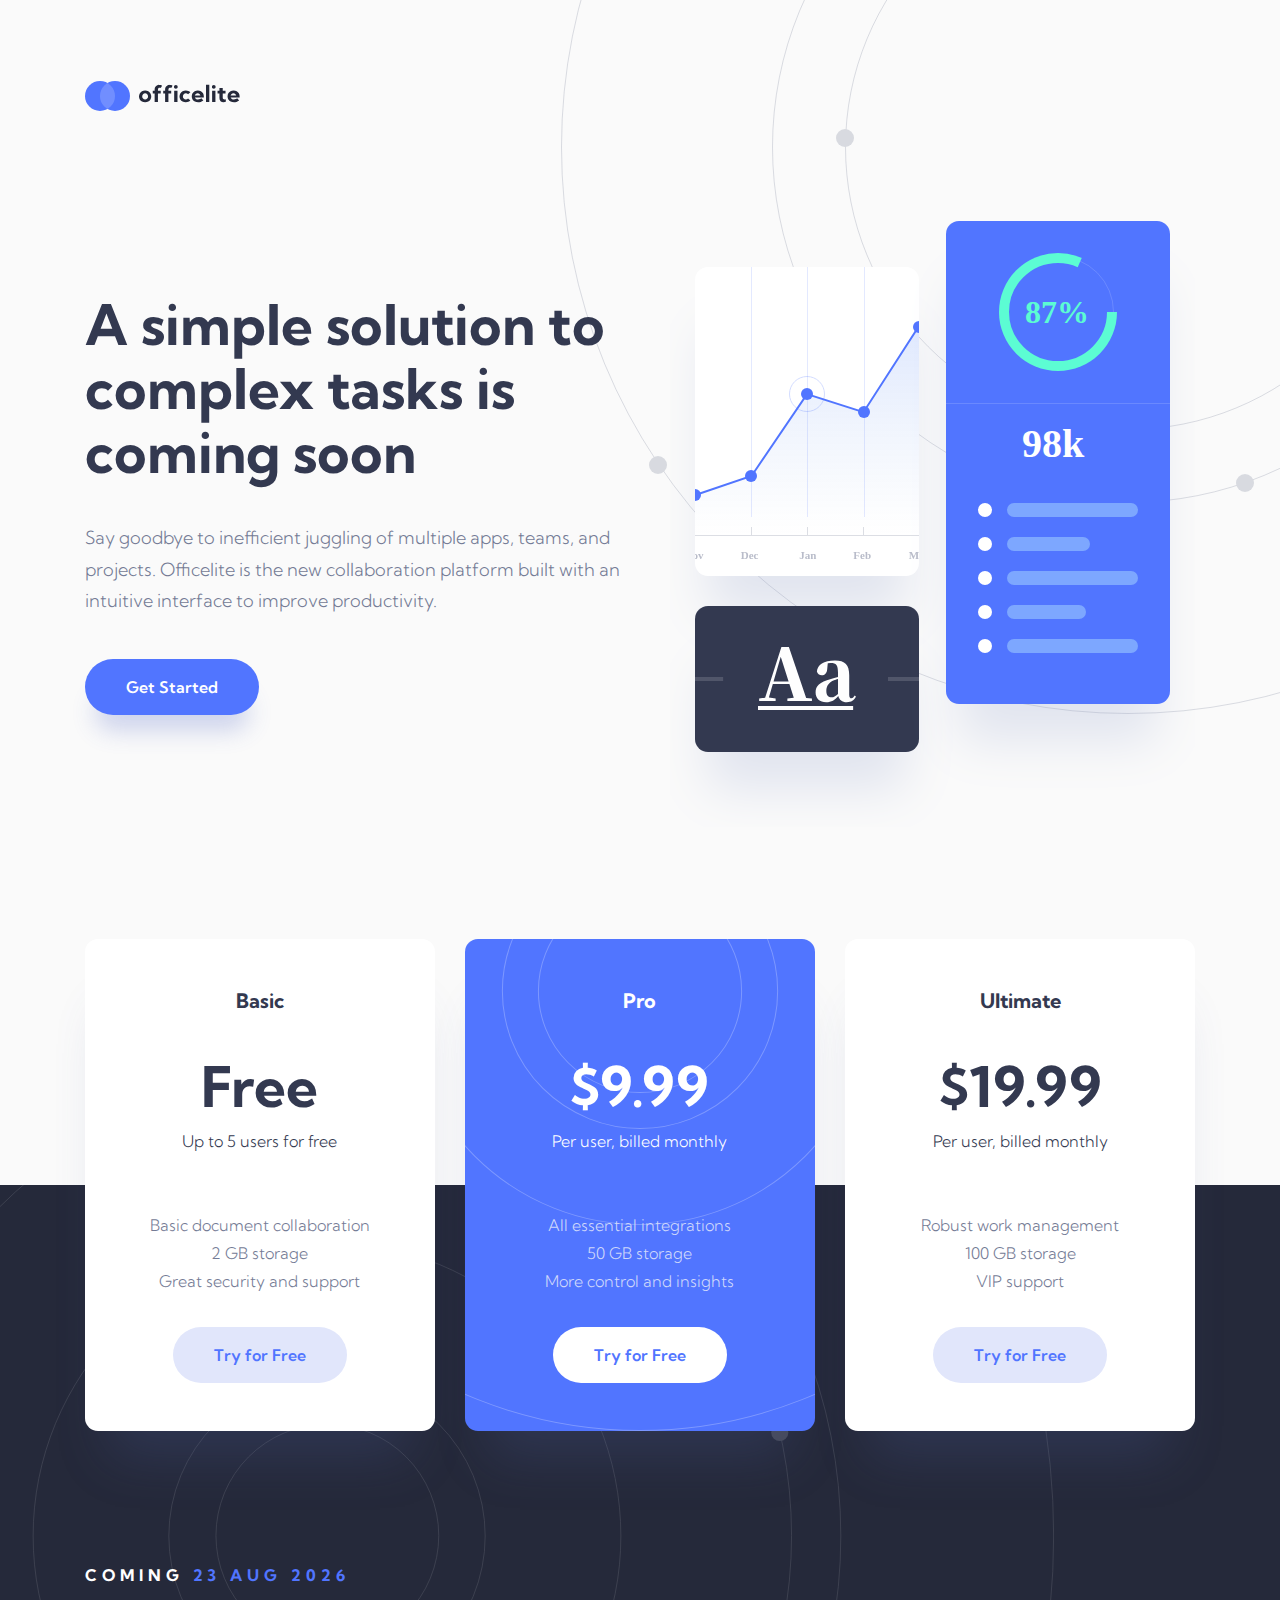
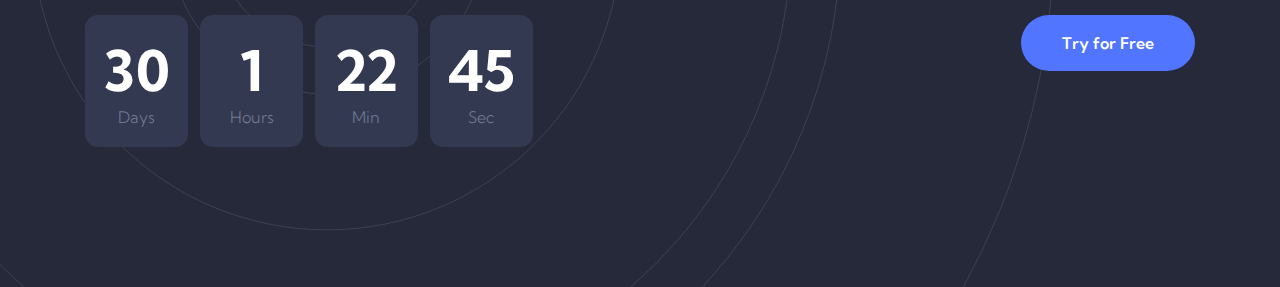
<file: index.html>
<!DOCTYPE html>
<html lang="en">
  <head>
    <meta charset="UTF-8" />
    <meta name="viewport" content="width=device-width, initial-scale=1.0" />
    
    <link
      rel="icon"
      type="image/png"
      sizes="32x32"
      href="./assets/favicon-32x32.png"
    />
    <link rel="preconnect" href="https://fonts.gstatic.com" />
    <link
      href="https://fonts.googleapis.com/css2?family=Kumbh+Sans:wght@300;400;700&display=swap"
      rel="stylesheet"
    />

    <link rel="stylesheet" href="./css/style.css" />

    <title>Frontend Mentor | Officelite coming soon site</title>
  </head>
  <body>
    <div class="content">
      <div class="header container">
        <a href="#" class="header__link">
          <span class="sr-text">Homepage</span>
          <img
            src="./assets/shared/logo.svg"
            alt="Officelite logo"
            class="header__logo"
          />
        </a>
      </div>
      <main class="container">
        <div class="hero">
          <div class="hero__text">
            <h1 class="hero__headline">
              A simple solution to complex tasks is coming soon
            </h1>
            <p class="hero__paragraph font--bigger">
              Say goodbye to inefficient juggling of multiple apps, teams, and
              projects. Officelite is the new collaboration platform built with
              an intuitive interface to improve productivity.
            </p>
            <a href="./sign-up.html" class="button button--dark-blue button--shadow">
              Get Started
            </a>
          </div>
          <div class="hero__image">
            <img
              src="./assets/home/illustration-charts.svg"
              alt="charts illustration"
            />
          </div>
        </div>
      </div>

        <div class="bg-footer">
          <div class="container">
          <div class="price-table">
            <div class="price-table__column price-table--white">
              <h2 class="version">Basic</h2>
              <div class="price-table--flex">
                <div class="price-table__inner-col">
                  <span class="price">Free</span>
                  <span class="users">Up to 5 users for free</span>
                </div>
                <div class="price-table__inner-col">
                  <span class="info">
                    Basic document collaboration <br />
                    2 GB storage <br />
                    Great security and support
                  </span>
                </div>
              </div>
  
              <a href="./sign-up.html" class="button button--light-blue">Try for Free</a>
            </div>
  
            <div class="price-table__column price-table--blue">
              <h2 class="version">Pro</h2>
              <div class="price-table--flex">
                <div class="price-table__inner-col">
                  <span class="price">$9.99</span>
                  <span class="users">Per user, billed monthly</span>
                </div>
                <div class="price-table__inner-col">
                  <span class="info">
                    All essential integrations<br />
                    50 GB storage<br />
                    More control and insights
                    </span>
                </div>
              </div>
              <a href="./sign-up.html" class="button button--white">Try for Free</a>
            </div>
  
            <div class="price-table__column price-table--white">
              <h2 class="version">Ultimate</h2>
              <div class="price-table--flex">
                <div class="price-table__inner-col">
                  <span class="price">$19.99</span>
                  <span class="users">Per user, billed monthly</span>
                </div>
                <div class="price-table__inner-col">
                  <span class="info">
                    Robust work management<br />
                    100 GB storage<br />
                    VIP support
                  </span>
                </div>
              </div>
              <a href="./sign-up.html" class="button button--light-blue">Try for Free</a>
            </div>
          </div>
          </div>

          <div class="footer container">
                 
            <!-- If you're choosing to make this date dynamic, set it to 30 days in the future from the moment the visitor views the page -->
            <h3>Coming <span class="footer__date" id="datum">4 Nov 2020</span></h3>
    
            <!-- If you're choosing to make this timer dynamic, have it countdown from the date you set above -->
            <div class="timer">
              <div class="timer__clocks">
                <div class="timer__card">
                  <span class="timer__number days">00</span>
                  <span class="timer__units">Days</span>
                </div>
                <div class="timer__card">
                  <span class="timer__number hours">00</span>
                  <span class="timer__units">Hours</span>
                </div>
                <div class="timer__card">
                  <span class="timer__number minutes">00</span>
                  <span class="timer__units">Min</span>
                </div>
                <div class="timer__card">
                  <span class="timer__number seconds">00</span>
                  <span class="timer__units">Sec</span>
                </div>
              </div>

              <div class="timer__button">
                <a href="./sign-up.html" class="button button--dark-blue">Try for Free</a>
              </div>
              
            </div>
            
            
          </div>
          
      </div>
      </main>
    

    <!-- elementy -->
    <script src="js/timer.js"></script>  
    <!-- <script src="js/select.js"></script> -->
  </body>
</html>
</file>
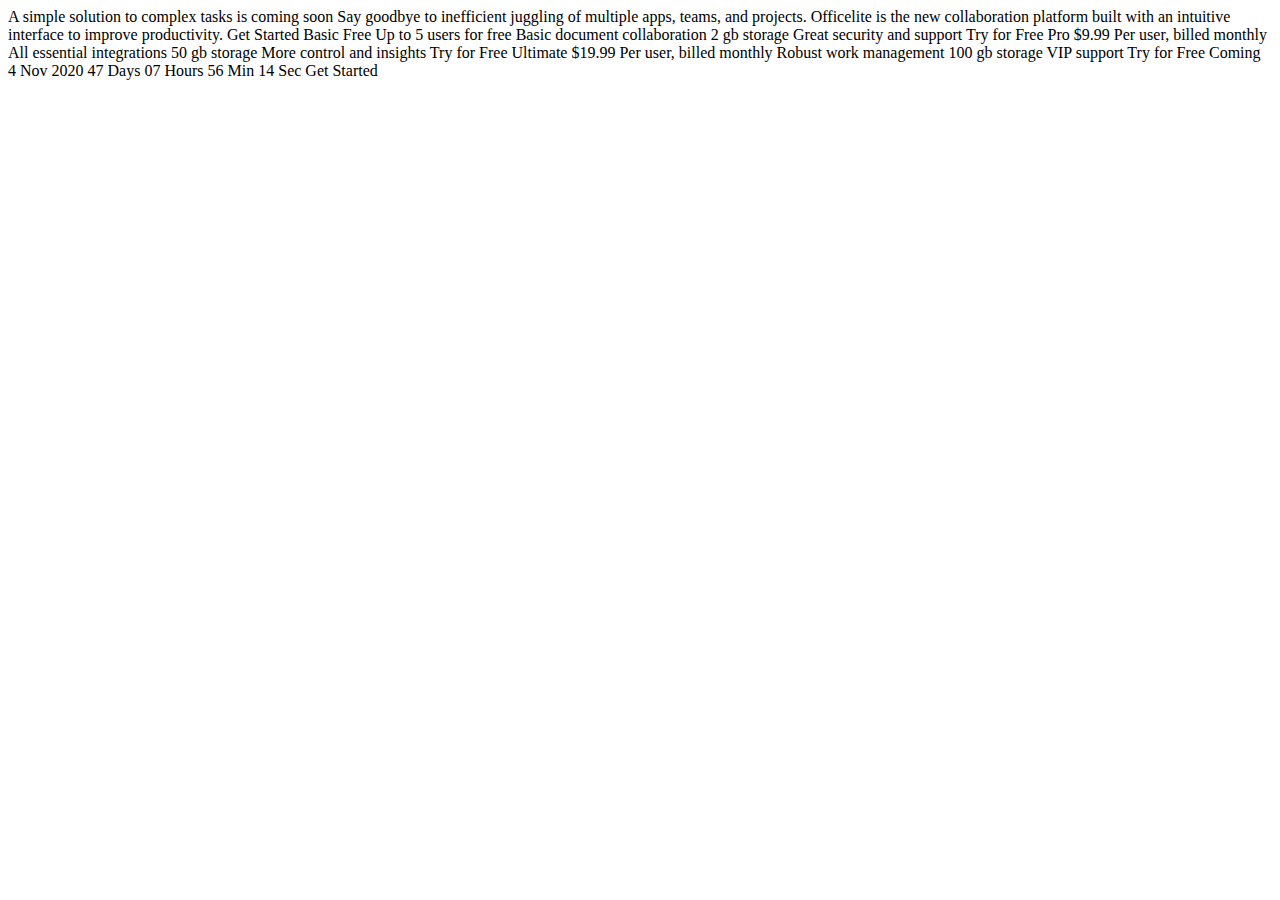
<file: starter-code/index.html>
<!DOCTYPE html>
<html lang="en">
<head>
  <meta charset="UTF-8">
  <meta name="viewport" content="width=device-width, initial-scale=1.0">

  <link rel="icon" type="image/png" sizes="32x32" href="./assets/favicon-32x32.png">
  
  <title>Frontend Mentor | Officelite coming soon site</title>
</head>
<body> 
  A simple solution to complex tasks is coming soon

  Say goodbye to inefficient juggling of multiple apps, teams, and projects. Officelite is the new 
  collaboration platform built with an intuitive interface to improve productivity.

  Get Started

  Basic
  Free
  Up to 5 users for free
  Basic document collaboration
  2 gb storage
  Great security and support
  Try for Free

  Pro
  $9.99
  Per user, billed monthly
  All essential integrations
  50 gb storage
  More control and insights
  Try for Free

  Ultimate
  $19.99
  Per user, billed monthly
  Robust work management
  100 gb storage
  VIP support
  Try for Free

  <!-- If you're choosing to make this date dynamic, set it to 30 days in the future from the moment the visitor views the page -->
  Coming 4 Nov 2020

  <!-- If you're choosing to make this timer dynamic, have it countdown from the date you set above -->
  47 Days
  07 Hours
  56 Min
  14 Sec
  Get Started
</body>
</html>
</file>
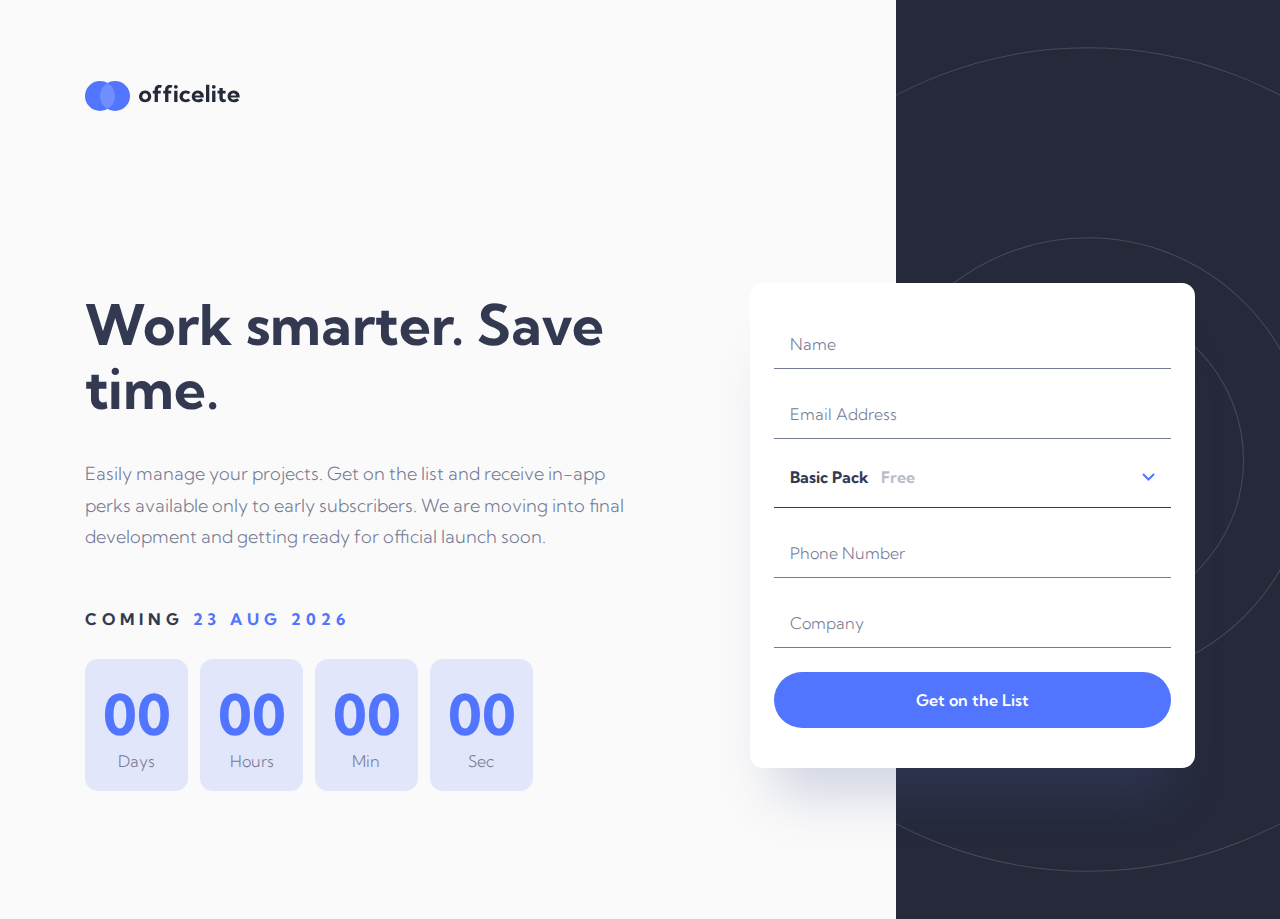
<file: sign-up.html>
<!DOCTYPE html>
<html lang="en">
  <head>
    <meta charset="UTF-8" />
    <meta name="viewport" content="width=device-width, initial-scale=1.0" />

    <link
      rel="icon"
      type="image/png"
      sizes="32x32"
      href="./assets/favicon-32x32.png"
    />
    <link rel="preconnect" href="https://fonts.gstatic.com" />
    <link
      href="https://fonts.googleapis.com/css2?family=Kumbh+Sans:wght@300;400;700&display=swap"
      rel="stylesheet"
    />

    <link rel="stylesheet" href="./css/style.css" />

    <!-- import of jquery because of label animation-->
    <script src="https://ajax.googleapis.com/ajax/libs/jquery/3.5.1/jquery.min.js"></script>

    <title>Frontend Mentor | Officelite coming soon site</title>
  </head>
  <body>
    <div class="background">
      <div class="content">
        <div class="container header header__background">
          <a href="./index.html" class="header__link">
            <span class="sr-text">Homepage</span>
            <img
              src="./assets/shared/logo.svg"
              alt="Officelite logo"
              class="header__logo"
            />
          </a>
        </div>
        <main class="container">
          <div class="hero hero__signup">
            <div class="hero__text">
              <h1 class="hero__headline">Work smarter. Save time.</h1>
              <p class="hero__paragraph font--bigger">
                Easily manage your projects. Get on the list and receive in-app
                perks available only to early subscribers. We are moving into
                final development and getting ready for official launch soon.
              </p>

              <!-- date is set in JS to the +1 month from today -->
              <h3>
                Coming <span class="footer__date" id="datum">4 Nov 2021</span>
              </h3>

              
              <div class="timer timer--light">
                <div class="timer__clocks">
                  <div class="timer__card">
                    <span class="timer__number days">00</span>
                    <span class="timer__units">Days</span>
                  </div>
                  <div class="timer__card">
                    <span class="timer__number hours">00</span>
                    <span class="timer__units">Hours</span>
                  </div>
                  <div class="timer__card">
                    <span class="timer__number minutes">00</span>
                    <span class="timer__units">Min</span>
                  </div>
                  <div class="timer__card">
                    <span class="timer__number seconds">00</span>
                    <span class="timer__units">Sec</span>
                  </div>
                </div>
              </div>
            </div>

            <div class="form__container">
              <form action="">
                <div class="component-wrap like-placeholder">
                  <label  for="name">Name</label>
                  <input type="text" name="name" id="name" >
                </div>
                
                <div class="component-wrap like-placeholder">
                <label for="email">Email Address</label>
                <input type="email" name="email" id="email">
              </div>
                
                <div class="custom-select">
                  <span class="custom-select__text"> Basic Pack <span class="custom-options__price">Free</span> </span>
                  <span class="custom-select__arrow"></span>
                </div>
                <div class="custom-options" id="custom-options">
                  <div data-value="0" class="custom-options--is-selected">Basic Pack <span class="custom-options__price">Free</span></div>
                  <div data-value="1">Pro Pack <span class="custom-options__price">$9.99</span></div>
                  <div data-value="2">Ultimate Pack <span class="custom-options__price">$19.99</span></div>
                </div>

                <div class="component-wrap like-placeholder">
                <label class="label--like-placeholder" for="phone">Phone Number</label>
                <input type="text" name="phone" id="phone">
              </div>

              <div class="component-wrap like-placeholder">
                <label class="label--like-placeholder" for="company">Company</label>
                <input type="text" name="company" id="company">
              </div>
                <input class="button button--dark-blue button--full" type="button" value="Get on the List" aria-label="Get on the list">

              </form>
            </div>
          </div>
        </main>

      </div>
    </div>

    <script src="js/timer.js"></script>
    <script src="js/select.js"></script>
    <script src="js/labelAnimation.js"></script>
  </body>
</html>
</file>
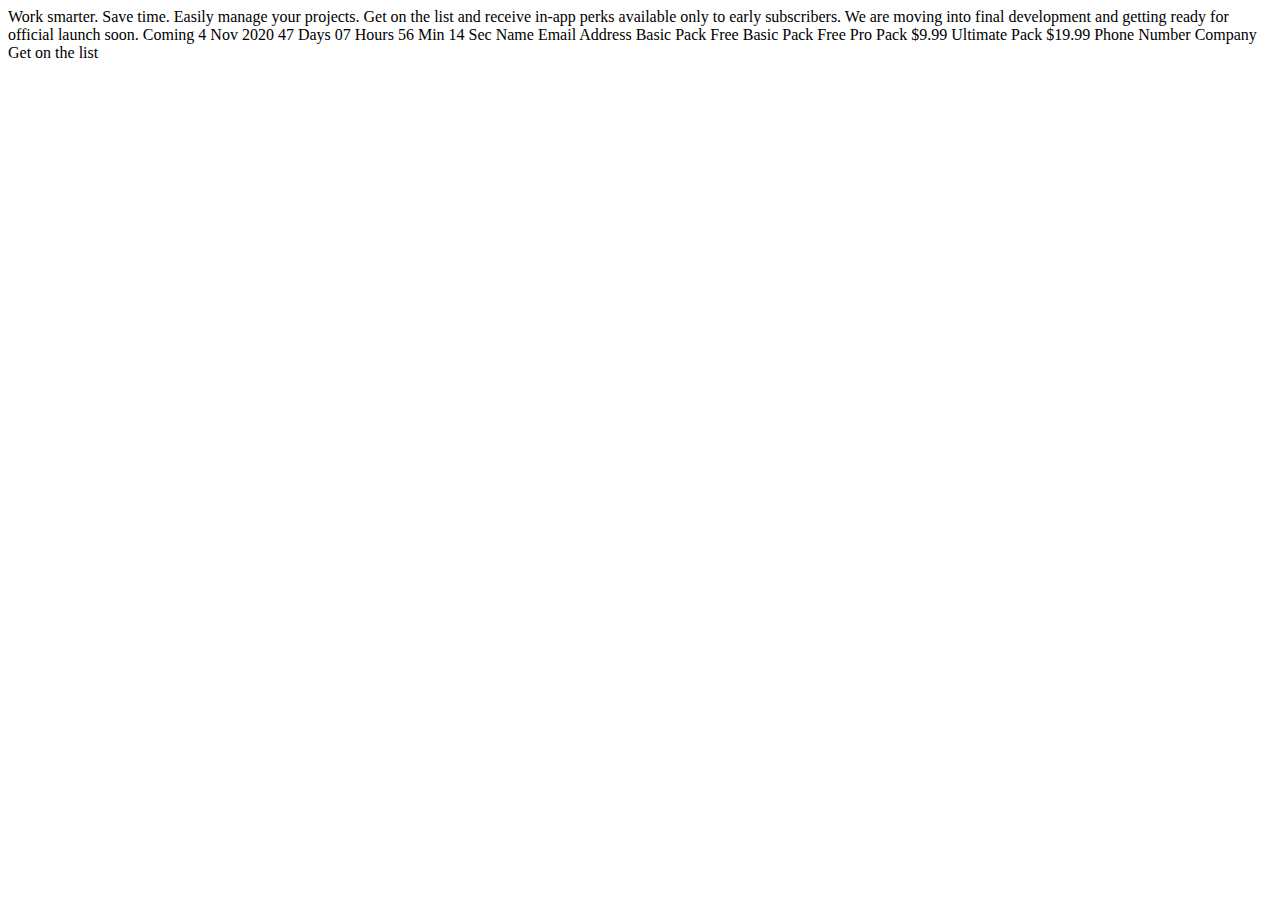
<file: starter-code/sign-up.html>
<!DOCTYPE html>
<html lang="en">
<head>
  <meta charset="UTF-8">
  <meta name="viewport" content="width=device-width, initial-scale=1.0">

  <link rel="icon" type="image/png" sizes="32x32" href="./assets/favicon-32x32.png">

    <title>Frontend Mentor | Officelite coming soon site</title>
</head>
<body>
  Work smarter. Save time.

  Easily manage your projects. Get on the list and receive in-app perks available only to 
  early subscribers. We are moving into final development and getting ready for official launch soon.

  <!-- If you're choosing to make this date dynamic, set it to 30 days in the future from the moment the visitor views the page -->
  Coming 4 Nov 2020

  <!-- If you're choosing to make this timer dynamic, have it countdown from the date you set above -->
  47 Days
  07 Hours
  56 Min
  14 Sec

  Name
  Email Address
  Basic Pack Free
  Basic Pack Free
  Pro Pack $9.99
  Ultimate Pack $19.99
  Phone Number
  Company
  Get on the list
</body>
</html>
</file>
<file: css/style.css>
* {
  box-sizing: border-box;
}

html {
  height: 100%;
}

body {
  height: 100%;
  margin: 0;
  padding: 0;
  font-family: "Kumbh Sans", sans-serif;
  color: #747B95;
  font-weight: 300;
  line-height: 1.75;
  background-color: #fafafa;
  box-sizing: border-box;
}

h1 {
  font-size: 2.5rem;
  line-height: 3rem;
  color: #333950;
}
@media (min-width: 64em) {
  h1 {
    font-size: 3.5rem;
    line-height: 4rem;
  }
}

h2 {
  font-size: 1.25rem;
  line-height: 1.75rem;
  color: #333950;
}

h3 {
  font-size: 1rem;
  line-height: 3rem;
  color: #333950;
  text-transform: uppercase;
  letter-spacing: 5px;
}

a {
  text-decoration: none;
  font-weight: 400;
  cursor: pointer;
}

main {
  position: relative;
  z-index: 5;
}

p {
  padding-bottom: 1.5rem;
}

.content {
  overflow-x: hidden;
  width: 100vw;
}

/*background for signup page, which is split into white and darkgray */
.background {
  position: relative;
  min-height: 100%;
}
.background::after {
  content: "";
  height: 20rem;
  width: 100%;
  position: absolute;
  right: 0;
  bottom: 0;
  background-color: #25293A;
  background-image: url("./../assets/sign-up/bg-pattern-side.svg");
  background-size: 75.125rem 75.125rem;
  background-position: center center;
  z-index: -1;
}
@media (min-width: 40em) {
  .background::after {
    height: 23.75rem;
    width: 100%;
    background-size: 90.875rem 90.875rem;
  }
}
@media (min-width: 64em) {
  .background::after {
    height: 100%;
    width: 30%;
    top: 0;
    bottom: unset;
    right: 0;
    background-size: 127.25rem 127.255rem;
    background-position: center center;
  }
}

.container {
  margin: 0 1.5rem 0 1.5rem;
  box-sizing: border-box;
  position: relative;
}
@media (min-width: 40em) {
  .container {
    margin: 0 2.5rem 0 2.5rem;
  }
}
@media (min-width: 64em) {
  .container {
    max-width: 69.375rem;
    margin: 0 auto;
  }
}

.font--bigger {
  font-size: 1rem;
}
@media (min-width: 40em) {
  .font--bigger {
    font-size: 1.125rem;
  }
}

.sr-text {
  position: absolute;
  width: 1px;
  height: 1px;
  border: none;
  color: transparent;
  overflow: hidden;
  background: transparent;
}

.flex {
  display: flex;
}
.flex--jc-c {
  justify-content: center;
}

@keyframes fade-in {
  from {
    visibility: hidden;
    opacity: 0;
  }
  to {
    visibility: visible;
    opacity: 1;
  }
}
.fade-in {
  animation: fade-in 300ms ease-in-out forwards;
}

@keyframes fade-out {
  from {
    visibility: visible;
    opacity: 1;
  }
  to {
    visibility: hidden;
    opacity: 0;
  }
}
.fade-out {
  animation: fade-out 300ms ease-in-out forwards;
}

/* This is custom design of the select tag */
.custom-select {
  background-color: transparent;
  border-bottom: 1px solid #333950;
  padding: 1rem;
  margin-bottom: 0.5rem;
  width: 100%;
  color: #333950;
  font-weight: 700;
  position: relative;
  cursor: pointer;
}
.custom-select .custom-select__arrow {
  content: url("./../assets/sign-up/icon-arrow-down.svg");
  position: absolute;
  right: 1rem;
  top: calc(50% - 0.25rem);
  transition: transform 300ms ease-in-out;
}

.rotation {
  transform: rotate(180deg);
}

.custom-options {
  background-color: white;
  border-radius: 8px;
  border: 1px solid rgba(51, 57, 80, 0.153273);
  width: 90%;
  padding: 0.3rem 2rem;
  margin-top: 0rem;
  box-sizing: border-box;
  box-shadow: 0px 50px 50px -25px rgba(75, 92, 154, 0.747077);
  position: absolute;
  visibility: hidden;
  opacity: 0;
  z-index: 10;
}
.custom-options > div {
  width: 100%;
  padding: 1rem;
  color: #333950;
  font-weight: 700;
  position: relative;
}
.custom-options > div:not(:last-child) {
  border-bottom: 1px solid rgba(116, 123, 149, 0.5);
}
.custom-options > div:hover {
  cursor: pointer;
  color: #5175FF;
  border-bottom: 1px solid #5175FF;
}
.custom-options--is-selected::after {
  content: url("./../assets/sign-up/icon-check.svg");
  position: absolute;
  right: 1rem;
}
.custom-options__price {
  color: rgba(116, 123, 149, 0.5);
  padding-left: 0.5rem;
}

/*
// https://moderncss.dev/custom-select-styles-with-pure-css/
// https://www.w3schools.com/howto/howto_custom_select.asp
*/
.form__container {
  background-color: white;
  box-shadow: 0px 50px 50px -25px rgba(75, 92, 154, 0.247159);
  border-radius: 0.8125rem;
  width: 100%;
  padding: 1.5rem;
  text-align: left;
  position: relative;
}
@media (min-width: 40em) {
  .form__container {
    width: 27.8125rem;
  }
}

.component-wrap {
  position: relative;
  height: 4.375rem;
}
.component-wrap label {
  position: absolute;
  font-size: 1rem;
  left: 1rem;
  top: 1.4rem;
  transition: all 300ms ease-in-out;
}

.normal label {
  transform: translateY(-1.7rem);
  font-size: 0.8rem;
}

input[type=text], input[type=email] {
  border: none;
  border-bottom: 1px solid #747B95;
  font-family: "Kumbh Sans", sans-serif;
  font-size: 1rem;
  padding: 0.9rem;
  background-color: transparent;
  position: absolute;
  bottom: 0;
  display: block;
  width: 100%;
  margin-bottom: 0.5rem;
}
input[type=text].error, input[type=email].error {
  border-bottom: 1px solid #F05B5B;
  color: #F05B5B;
  background-image: url("./../assets/sign-up/icon-cross.svg");
  background-repeat: no-repeat;
  background-position: center right;
}

::-webkit-input-placeholder {
  /* Edge */
  color: rgba(116, 123, 149, 0.5);
}

:-ms-input-placeholder {
  /* Internet Explorer */
  color: rgba(116, 123, 149, 0.5);
}

::placeholder {
  color: rgba(116, 123, 149, 0.5);
}

.button {
  padding: 0.875rem 2.5625rem;
  font-weight: 600;
  font-family: "Kumbh Sans", sans-serif;
  font-size: 1rem;
  border-radius: 1.75rem;
  line-height: 1.75rem;
  display: inline-block;
  border: none;
}
.button--dark-blue {
  color: white;
  background-color: #5175FF;
}
.button--dark-blue:hover {
  background-color: #829CFF;
}
.button--light-blue {
  color: #5175FF;
  background-color: #e1e6fb;
}
.button--light-blue:hover {
  background-color: #cfd8fb;
}
.button--white {
  color: #5175FF;
  background-color: white;
}
.button--white:hover {
  color: #829CFF;
}
.button--shadow {
  box-shadow: 0px 25px 25px -10px rgba(63, 91, 194, 0.247159);
}
.button--full {
  width: 100%;
  margin: 1rem 0rem;
}

.header {
  padding: 2.875rem 0 5rem 0;
  z-index: 5;
  position: relative;
  display: flex;
  justify-content: center;
  box-sizing: border-box;
}
@media (min-width: 40em) {
  .header {
    justify-content: left;
    padding: 4.5rem 0 6.5rem 0;
  }
}
@media (min-width: 64em) {
  .header {
    padding: 5.0625rem 0 6.375rem 0;
  }
}
.header__link {
  position: relative;
  z-index: 5;
}
.header__logo {
  width: 9.6875rem;
}
.header::after {
  content: "";
  background-image: url("./../assets/home/bg-pattern-header.svg");
  background-repeat: no-repeat;
  background-size: cover;
  top: -100%;
  width: 28.625rem;
  height: 28.625rem;
  position: absolute;
  z-index: 1;
}
@media (min-width: 40em) {
  .header::after {
    width: 41.625rem;
    height: 41.625rem;
    right: -20rem;
    top: -75%;
  }
}
@media (min-width: 64em) {
  .header::after {
    width: 70.875rem;
    height: 70.875rem;
    right: -45%;
    top: -190%;
  }
}
@media (min-width: 40em) {
  .header__background::after {
    background-image: none;
  }
}

.hero {
  display: flex;
  flex-direction: column-reverse;
  justify-content: center;
  text-align: center;
  margin-bottom: 55.625rem;
  /*signup page*/
}
@media (min-width: 40em) {
  .hero {
    flex-direction: row;
    align-items: center;
    justify-content: space-between;
    text-align: left;
    margin-bottom: 40.625rem;
  }
}
@media (min-width: 64em) {
  .hero {
    align-items: flex-start;
    margin-bottom: 21.875rem;
  }
}
.hero__text {
  max-width: 33.75rem;
}
.hero__headline {
  margin-top: 4;
}
@media (min-width: 40em) {
  .hero__headline {
    margin-top: 0;
  }
}
@media (min-width: 64em) {
  .hero__headline {
    margin-top: 4.46875rem;
  }
}
.hero__image img {
  width: 10.6875rem;
}
@media (min-width: 40em) {
  .hero__image img {
    width: 17.5625rem;
  }
}
@media (min-width: 64em) {
  .hero__image img {
    width: 32.8125rem;
  }
}
.hero__signup {
  flex-direction: column;
  margin-bottom: 5.5rem;
}
@media (min-width: 40em) {
  .hero__signup {
    text-align: center;
  }
}
@media (min-width: 64em) {
  .hero__signup {
    text-align: left;
    flex-direction: row;
    align-items: center;
  }
}

.bg-footer {
  position: relative;
  background-color: #25293A;
  background-image: url("./../assets/home/bg-pattern-footer.svg");
  background-repeat: no-repeat;
  background-size: 75.125rem 75.125rem;
  background-position: center 10rem;
  width: 100%;
}
@media (min-width: 40em) {
  .bg-footer {
    background-size: 90.875rem 90.875rem;
    background-position: center top;
  }
}
@media (min-width: 64em) {
  .bg-footer {
    background-position: -25rem center;
  }
}

.price-table {
  position: absolute;
  width: 100%;
  transform: translateY(-50%);
  z-index: 10;
  display: flex;
  flex-direction: column;
  text-align: center;
}
@media (min-width: 40em) {
  .price-table {
    text-align: left;
  }
}
@media (min-width: 64em) {
  .price-table {
    flex-direction: row;
    justify-content: space-between;
  }
}
.price-table__column {
  padding: 2.5rem;
  margin-bottom: 1.5rem;
  border-radius: 0.8125rem;
  box-shadow: 0px 50px 50px -25px rgba(75, 92, 154, 0.247159);
}
@media (min-width: 40em) {
  .price-table__column {
    padding: 3rem;
  }
}
@media (min-width: 64em) {
  .price-table__column {
    width: 31.5%;
    margin-bottom: 0rem;
    text-align: center;
  }
}
.price-table__column span {
  display: block;
}
.price-table--flex {
  display: flex;
  flex-direction: column;
  justify-content: center;
}
@media (min-width: 40em) {
  .price-table--flex {
    flex-direction: row;
    justify-content: space-between;
  }
}
@media (min-width: 64em) {
  .price-table--flex {
    flex-direction: column;
    justify-content: center;
  }
}
@media (min-width: 40em) {
  .price-table__inner-col {
    width: 44%;
  }
}
@media (min-width: 64em) {
  .price-table__inner-col {
    width: 100%;
  }
}
.price-table--white, .price-table--blue {
  background-color: white;
}
.price-table--white .version, .price-table--blue .version {
  color: #333950;
  margin: 0 0 2.5rem 0;
}
@media (min-width: 40em) {
  .price-table--white .version, .price-table--blue .version {
    margin-bottom: 1rem;
  }
}
@media (min-width: 64em) {
  .price-table--white .version, .price-table--blue .version {
    margin-bottom: 2.5rem;
  }
}
.price-table--white .price, .price-table--blue .price {
  font-size: 3.5rem;
  font-weight: 700;
  line-height: 4rem;
  color: #333950;
  margin-bottom: 0.5rem;
}
.price-table--white .users, .price-table--blue .users {
  color: #333950;
  align-items: center;
  margin-bottom: 3.5rem;
}
@media (min-width: 40em) {
  .price-table--white .users, .price-table--blue .users {
    margin-bottom: 0rem;
  }
}
@media (min-width: 64em) {
  .price-table--white .users, .price-table--blue .users {
    margin-bottom: 3.5rem;
  }
}
.price-table--white .info, .price-table--blue .info {
  color: #747B95;
  margin-bottom: 2rem;
}
.price-table--white .info br, .price-table--blue .info br {
  margin-bottom: 1rem;
}
@media (min-width: 40em) {
  .price-table--white .info, .price-table--blue .info {
    margin-bottom: 0.25rem;
  }
}
@media (min-width: 64em) {
  .price-table--white .info, .price-table--blue .info {
    margin-bottom: 2rem;
  }
}
.price-table--blue {
  background-color: #5175FF;
  background-image: url("./../assets/home/bg-pattern-pricing.svg");
  background-position: center bottom;
}
.price-table--blue .version {
  color: white;
}
.price-table--blue .price {
  color: white;
}
.price-table--blue .users {
  color: white;
}
.price-table--blue .info {
  color: #cfd8fb;
}

.timer {
  margin: 0 auto;
  display: flex;
  flex-direction: column;
  width: 100%;
  text-align: center;
}
@media (min-width: 40em) {
  .timer {
    width: 28rem;
  }
}
@media (min-width: 64em) {
  .timer {
    width: 100%;
    flex-direction: row;
    justify-content: space-between;
  }
}
.timer__clocks {
  width: 100%;
  display: flex;
  justify-content: space-between;
  margin-bottom: 2.5rem;
}
@media (min-width: 64em) {
  .timer__clocks {
    max-width: 28rem;
  }
}
.timer__card {
  background-color: #333950;
  padding: 0.625rem 1rem;
  border-radius: 0.25rem;
  width: 23%;
}
@media (min-width: 40em) {
  .timer__card {
    border-radius: 0.8125rem;
    padding: 1.5rem 1.125rem 1rem;
  }
}
.timer__number {
  font-size: 2rem;
  font-weight: 700;
  line-height: 3rem;
  display: block;
  color: white;
}
@media (min-width: 40em) {
  .timer__number {
    font-size: 3.5rem;
    line-height: 4rem;
  }
}
.timer__units {
  font-size: 0.75rem;
  line-height: 1.75rem;
  font-size: 700;
  display: block;
  color: #747B95;
}
@media (min-width: 40em) {
  .timer__units {
    font-size: 1rem;
    line-height: 1.75rem;
  }
}
.timer--light .timer__card {
  background-color: #e1e6fb;
}
.timer--light .timer__number {
  color: #5175FF;
}

.footer {
  padding-top: 55.625rem;
  padding-bottom: 5.6875rem;
}
@media (min-width: 40em) {
  .footer {
    padding-top: 37.375rem;
  }
}
@media (min-width: 64em) {
  .footer {
    padding-top: 21.875rem;
    padding-bottom: 6.25rem;
  }
}
.footer > h3 {
  color: white;
  text-align: center;
}
@media (min-width: 64em) {
  .footer > h3 {
    text-align: left;
  }
}
.footer__date {
  color: #5175FF;
}

/*# sourceMappingURL=style.css.map */
</file>
